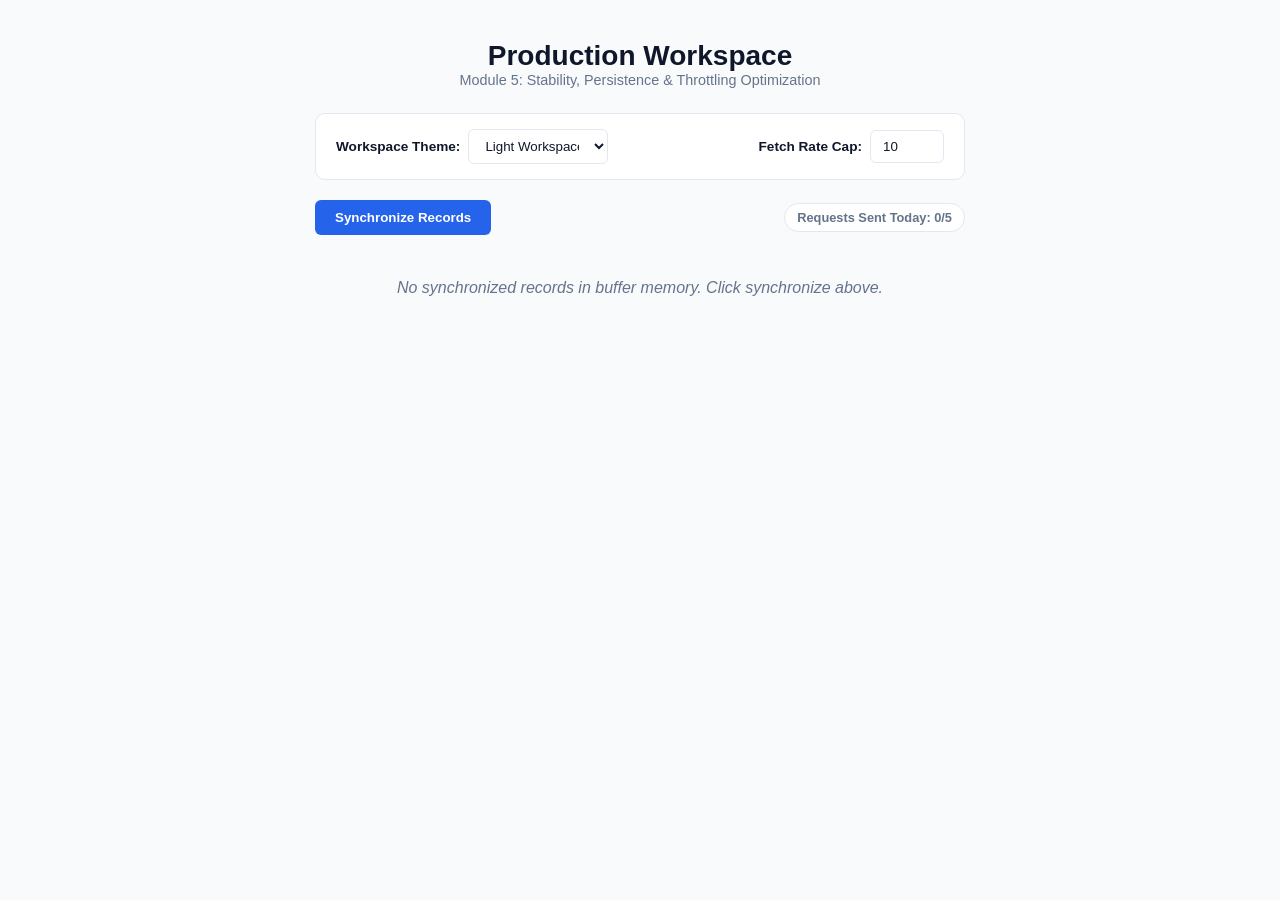
<file: Adavanced Features and Performance Optimization-5/index.html>
<!DOCTYPE html>
<html lang="en">
<head>
    <meta charset="UTF-8">
    <meta name="viewport" content="width=device-width, initial-scale=1.0">
    <title>Production-Ready Application Dashboard</title>
    <link rel="stylesheet" href="style.css">
</head>
<body>
    <div class="app-container">
        <!-- Application Header -->
        <header>
            <h1>Production Workspace</h1>
            <p class="subtitle">Module 5: Stability, Persistence & Throttling Optimization</p>
        </header>

        <!-- Preference Persistence Panel -->
        <section class="config-panel">
            <div class="control-group">
                <label for="theme-pref">Workspace Theme:</label>
                <select id="theme-pref">
                    <option value="light-mode">Light Workspace</option>
                    <option value="dark-mode">Dark Workspace</option>
                </select>
            </div>
            <div class="control-group">
                <label for="limit-input">Fetch Rate Cap:</label>
                <input type="number" id="limit-input" min="1" max="100" value="10" placeholder="Tasks">
            </div>
        </section>

        <!-- Fault-Tolerant Feedback System -->
        <div id="toast-notification" class="toast hidden"></div>

        <!-- Action Module -->
        <section class="action-bar">
            <button id="secure-fetch-btn" class="primary-btn">Synchronize Records</button>
            <span id="rate-badge" class="badge dynamic">Requests Sent Today: 0/5</span>
        </section>

        <!-- Dynamic Data Render View Context -->
        <main class="dashboard-body">
            <!-- Loading Skeleton States -->
            <div id="skeleton-loader" class="hidden">
                <div class="skeleton-card animate-pulse"></div>
                <div class="skeleton-card animate-pulse"></div>
            </div>

            <!-- Dynamic Output Container -->
            <div id="data-viewport">
                <p class="fallback-msg">No synchronized records in buffer memory. Click synchronize above.</p>
            </div>
        </main>
    </div>

    <script src="app.js"></script>
</body>
</html>
</file>
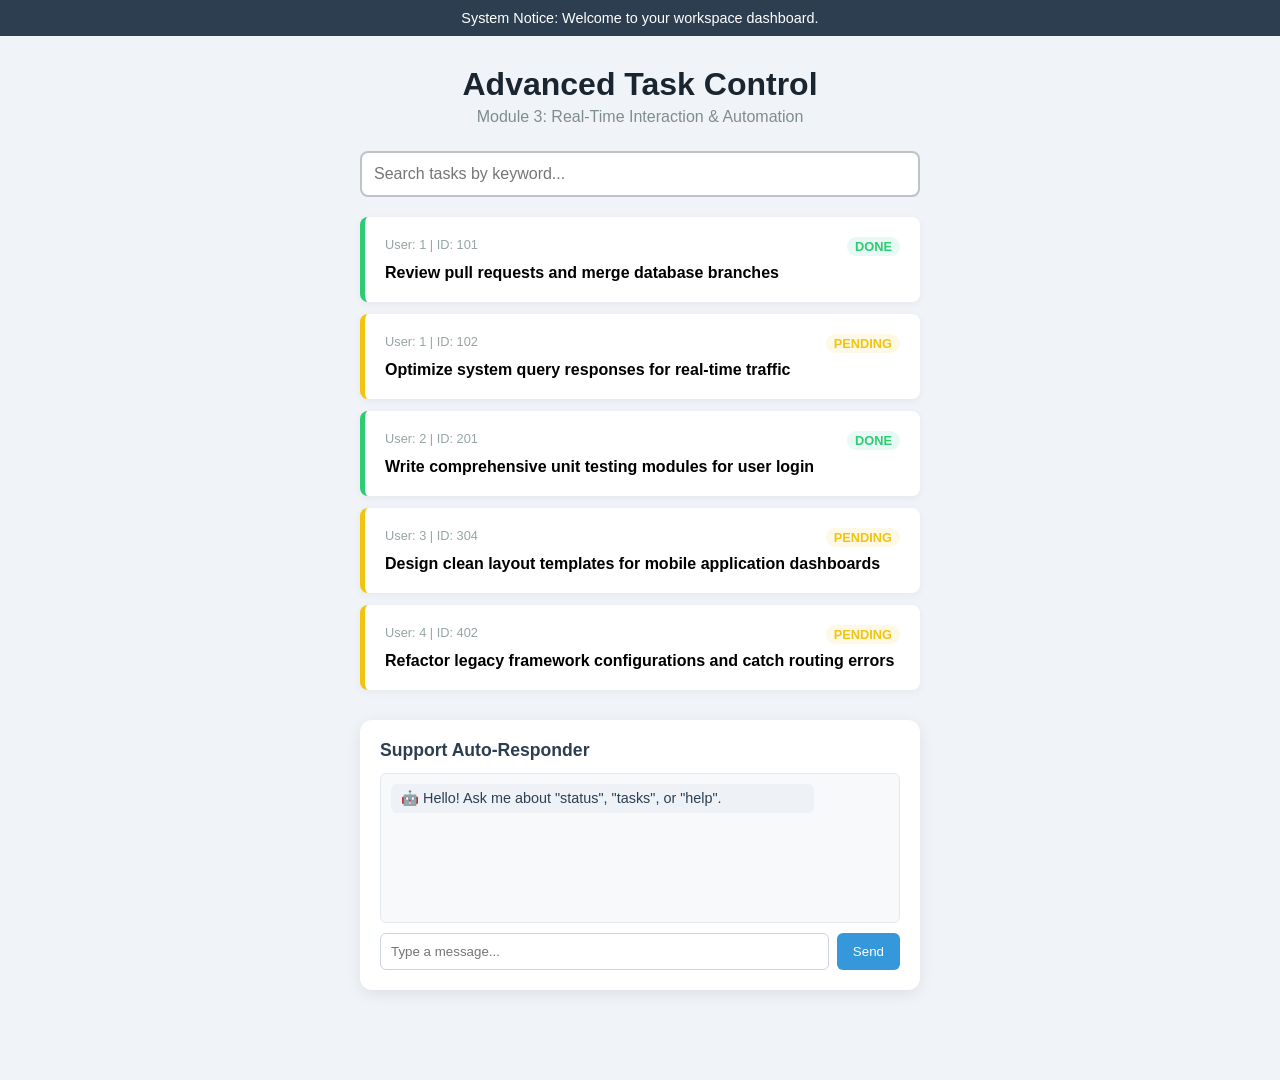
<file: Automation and Interactivity-3/index.html>
<!DOCTYPE html>
<html lang="en">
<head>
    <meta charset="UTF-8">
    <meta name="viewport" content="width=device-width, initial-scale=1.0">
    <title>Automated Workspace Dashboard</title>
    <link rel="stylesheet" href="style.css">
</head>
<body>
    <!-- 1. Timed Content Switcher Banner -->
    <div id="promo-banner" class="banner">System Notice: Welcome to your workspace dashboard.</div>

    <div class="app-container">
        <h1>Advanced Task Control</h1>
        <p class="subtitle">Module 3: Real-Time Interaction & Automation</p>

        <!-- 2. Search & Filter Input Element -->
        <div class="search-box">
            <input type="text" id="search-input" placeholder="Search tasks by keyword...">
        </div>
        
        <!-- Reusable Container UI Component -->
        <div id="tasks-grid"></div>

        <!-- 3. Chatbot Auto-Responder Interface Widget -->
        <div class="chat-widget">
            <h3>Support Auto-Responder</h3>
            <div id="chat-logs" class="chat-box">
                <p class="bot-msg">🤖 Hello! Ask me about "status", "tasks", or "help".</p>
            </div>
            <div class="chat-input-row">
                <input type="text" id="chat-input" placeholder="Type a message...">
                <button id="send-chat-btn">Send</button>
            </div>
        </div>
    </div>

    <script src="app.js"></script>
</body>
</html>
</file>
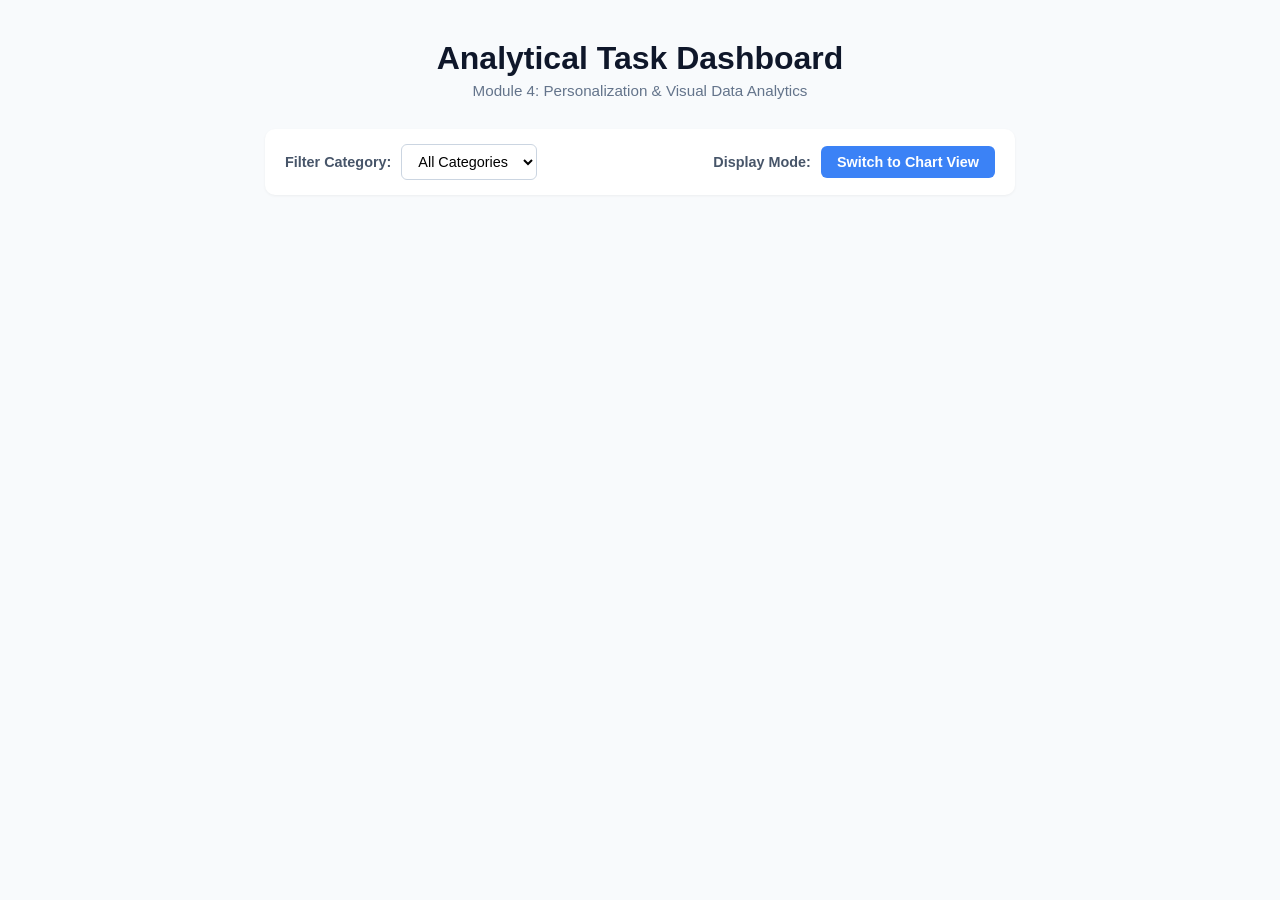
<file: Data Analytics and Personalization-4/index.html>
<!DOCTYPE html>
<html lang="en">
<head>
    <meta charset="UTF-8">
    <meta name="viewport" content="width=device-width, initial-scale=1.0">
    <title>Data-Driven Automation Dashboard</title>
    <link rel="stylesheet" href="style.css">
</head>
<body>
    <div class="app-container">
        <h1>Analytical Task Dashboard</h1>
        <p class="subtitle">Module 4: Personalization & Visual Data Analytics</p>

        <!-- Interactive Control Bar -->
        <div class="control-panel">
            <div class="control-group">
                <label for="category-select">Filter Category:</label>
                <select id="category-select">
                    <option value="all">All Categories</option>
                    <option value="Development">Development</option>
                    <option value="Database">Database</option>
                    <option value="Design">Design</option>
                </select>
            </div>
            
            <div class="control-group">
                <label for="view-toggle">Display Mode:</label>
                <button id="view-toggle" class="toggle-btn">Switch to Chart View</button>
            </div>
        </div>

        <!-- Layout 1: Dynamic Data List View -->
        <div id="list-view-container" class="view-section">
            <div id="tasks-grid"></div>
        </div>

        <!-- Layout 2: Custom Local HTML/CSS Chart View (Completely Network-Safe) -->
        <div id="chart-view-container" class="view-section hidden">
            <div class="custom-chart-card">
                <h3>Allocated Workload Distribution (Hours)</h3>
                <div id="custom-bar-graph" class="graph-container">
                    <!-- JavaScript will dynamically inject the bar elements here -->
                </div>
            </div>
        </div>
    </div>

    <script src="app.js"></script>
</body>
</html>
</file>
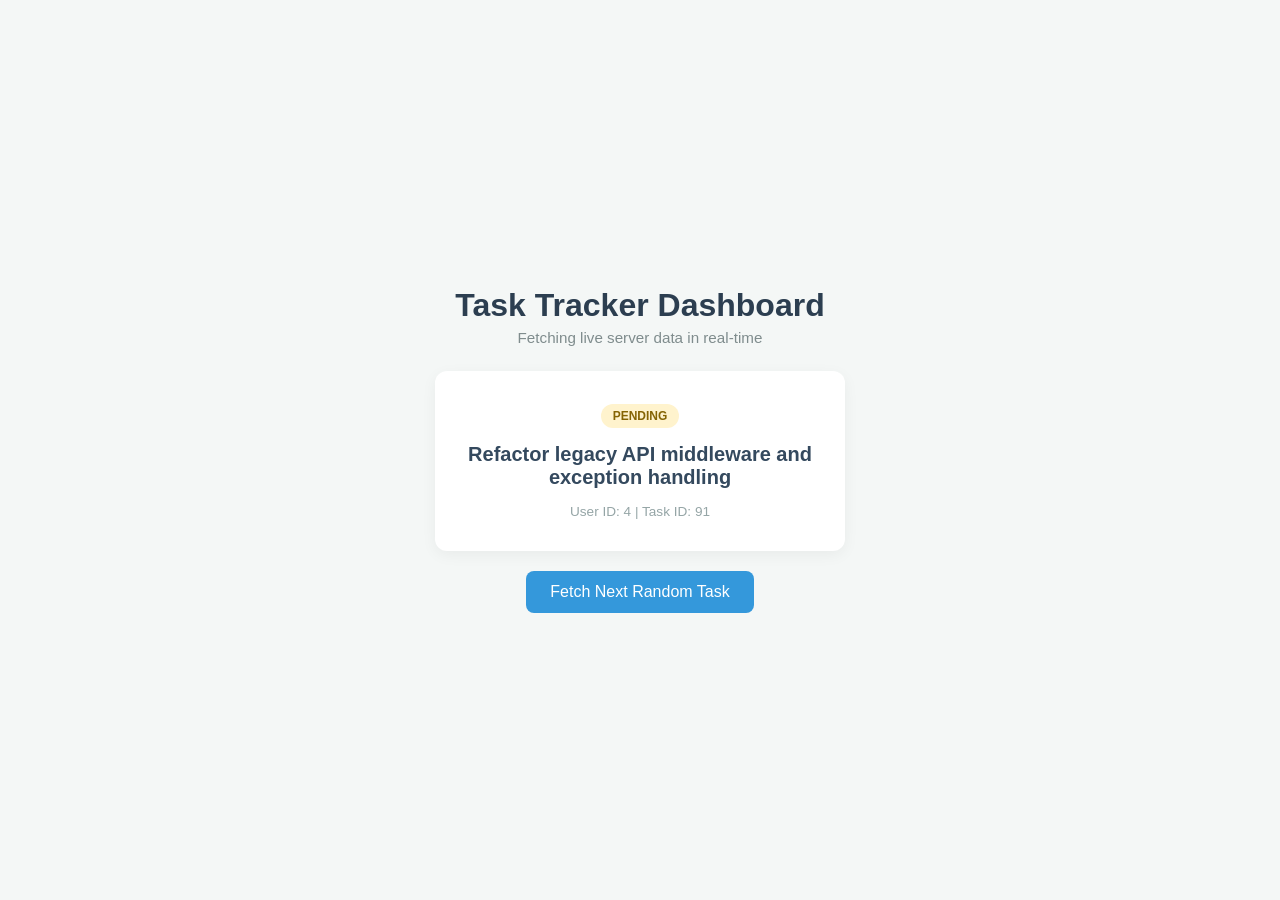
<file: Deliverable-2/index.html>
<!DOCTYPE html>
<html lang="en">
<head>
    <meta charset="UTF-8">
    <meta name="viewport" content="width=device-width, initial-scale=1.0">
    <title>Dynamic Task Dashboard</title>
    <link rel="stylesheet" href="style.css">
</head>
<body>
    <div class="app-container">
        <h1>Task Tracker Dashboard</h1>
        <p class="subtitle">Fetching live server data in real-time</p>
        
        <!-- Data Display Card -->
        <div class="card" id="task-card">
            <div id="loading-state" class="hidden">Fetching latest task...</div>
            <div id="data-container">
                <span class="badge" id="task-status">Status</span>
                <h2 id="task-title">Click the button below to load a task.</h2>
                <p id="task-meta">User ID: <span id="user-id">--</span> | Task ID: <span id="task-id">--</span></p>
            </div>
        </div>

        <!-- Action Button for Dynamic Updates -->
        <button id="fetch-btn">Fetch Next Random Task</button>
    </div>

    <script src="app.js"></script>
</body>
</html>
</file>
<file: Adavanced Features and Performance Optimization-5/style.css>
/* Core Structural Layouts */
:root { --bg-app: #f8fafc; --bg-surface: #ffffff; --text-main: #0f172a; --text-sub: #64748b; --border-color: #e2e8f0; --btn-primary: #2563eb; }
.dark-mode { --bg-app: #0f172a; --bg-surface: #1e293b; --text-main: #f8fafc; --text-sub: #94a3b8; --border-color: #334155; --btn-primary: #3b82f6; }

* { box-sizing: border-box; margin: 0; padding: 0; font-family: 'Segoe UI', Tahoma, Geneva, Verdana, sans-serif; transition: background 0.25s, color 0.25s; }
body { background-color: var(--bg-app); color: var(--text-main); padding: 20px; }
.app-container { width: 100%; max-width: 650px; margin: 20px auto; }
h1 { font-size: 1.75rem; text-align: center; }
.subtitle { font-size: 0.9rem; text-align: center; color: var(--text-sub); margin-bottom: 25px; }

/* Config Panel Styles */
.config-panel { background: var(--bg-surface); border: 1px solid var(--border-color); padding: 15px 20px; border-radius: 10px; display: flex; justify-content: space-between; gap: 15px; margin-bottom: 20px; }
.control-group { display: flex; align-items: center; gap: 8px; font-weight: 600; font-size: 0.85rem; }
select, input { padding: 8px 12px; border: 1px solid var(--border-color); border-radius: 6px; background: var(--bg-surface); color: var(--text-main); outline: none; max-width: 140px; }

/* Fault-Tolerant Toasts */
.toast { padding: 12px 20px; border-radius: 8px; font-size: 0.9rem; font-weight: bold; margin-bottom: 20px; text-align: center; }
.toast.error { background-color: #fee2e2; color: #ef4444; border: 1px solid #fca5a5; }
.toast.success { background-color: #d1fae5; color: #059669; border: 1px solid #6ee7b7; }

/* Control Actions */
.action-bar { display: flex; align-items: center; justify-content: space-between; margin-bottom: 20px; }
.primary-btn { background-color: var(--btn-primary); color: #fff; border: none; padding: 10px 20px; font-weight: 600; border-radius: 6px; cursor: pointer; }
.primary-btn:hover { opacity: 0.9; }
.badge.dynamic { background: var(--bg-surface); border: 1px solid var(--border-color); padding: 6px 12px; border-radius: 20px; font-size: 0.8rem; font-weight: bold; color: var(--text-sub); }

/* Output Elements */
.task-item { background: var(--bg-surface); border: 1px solid var(--border-color); padding: 15px; border-radius: 8px; margin-bottom: 12px; box-shadow: 0 1px 2px rgba(0,0,0,0.02); }
.fallback-msg { text-align: center; color: var(--text-sub); padding: 4px 0; margin-top: 40px; font-style: italic; }

/* Skeleton Loading Screens */
.skeleton-card { background: var(--border-color); height: 60px; border-radius: 8px; margin-bottom: 12px; }
@keyframes pulse { 0%, 100% { opacity: 1; } 50% { opacity: .4; } }
.animate-pulse { animation: pulse 1.5s cubic-bezier(0.4, 0, 0.6, 1) infinite; }
.hidden { display: none !important; }
</file>
<file: Automation and Interactivity-3/style.css>
* { box-sizing: border-box; margin: 0; padding: 0; font-family: 'Segoe UI', sans-serif; }
body { background-color: #f0f4f8; padding-bottom: 60px; }

/* Banner Styles */
.banner { background-color: #2c3e50; color: #fff; text-align: center; padding: 10px; font-size: 0.9rem; transition: background-color 0.5s ease; }

.app-container { width: 100%; max-width: 600px; margin: 30px auto; padding: 0 20px; }
h1 { color: #1a252f; text-align: center; margin-bottom: 5px; }
.subtitle { color: #7f8c8d; text-align: center; margin-bottom: 25px; }

/* Search Box */
.search-box input { width: 100%; padding: 12px; border: 2px solid #bdc3c7; border-radius: 8px; font-size: 1rem; margin-bottom: 20px; outline: none; }
.search-box input:focus { border-color: #3498db; }

/* Cards Layout */
.task-card { background: #fff; padding: 20px; border-radius: 8px; margin-bottom: 12px; box-shadow: 0 2px 8px rgba(0,0,0,0.05); border-left: 5px solid #bdc3c7; }
.task-card.completed { border-left-color: #2ecc71; }
.task-card.pending { border-left-color: #f1c40f; }
.card-header { display: flex; justify-content: space-between; margin-bottom: 8px; font-size: 0.8rem; color: #95a5a6; }
.badge { font-weight: bold; text-transform: uppercase; padding: 2px 8px; border-radius: 12px; }
.badge.comp { background: #e8f8f5; color: #2ecc71; }
.badge.pend { background: #fef9e7; color: #f1c40f; }

/* Chatbot Area */
.chat-widget { background: #fff; border-radius: 12px; padding: 20px; box-shadow: 0 4px 15px rgba(0,0,0,0.08); margin-top: 30px; }
.chat-widget h3 { margin-bottom: 12px; color: #2c3e50; font-size: 1.1rem; }
.chat-box { background: #f8f9fa; border: 1px solid #e2e8f0; height: 150px; overflow-y: auto; padding: 10px; border-radius: 6px; margin-bottom: 10px; }
.chat-box p { margin-bottom: 8px; font-size: 0.9rem; padding: 6px 10px; border-radius: 6px; max-width: 85%; }
.bot-msg { background: #eef2f7; color: #2c3e50; align-self: flex-start; }
.user-msg { background: #3498db; color: #fff; margin-left: auto; text-align: right; }
.chat-input-row { display: flex; gap: 8px; }
.chat-input-row input { flex: 1; padding: 10px; border: 1px solid #cbd5e1; border-radius: 6px; outline: none; }
.chat-input-row button { background: #3498db; color: #fff; border: none; padding: 0 16px; border-radius: 6px; cursor: pointer; }
</file>
<file: Data Analytics and Personalization-4/style.css>
* { box-sizing: border-box; margin: 0; padding: 0; font-family: 'Segoe UI', Arial, sans-serif; }
body { background-color: #f8fafc; padding: 20px; color: #1e293b; }

.app-container { width: 100%; max-width: 750px; margin: 20px auto; }
h1 { text-align: center; color: #0f172a; margin-bottom: 5px; }
.subtitle { text-align: center; color: #64748b; margin-bottom: 30px; font-size: 0.95rem; }

/* Control Panel Layout */
.control-panel { display: flex; flex-wrap: wrap; gap: 20px; background: #fff; padding: 15px 20px; border-radius: 10px; box-shadow: 0 1px 3px rgba(0,0,0,0.05); margin-bottom: 25px; align-items: center; justify-content: space-between; }
.control-group { display: flex; align-items: center; gap: 10px; }
label { font-weight: 600; font-size: 0.9rem; color: #475569; }
select { padding: 8px 12px; border: 1px solid #cbd5e1; border-radius: 6px; font-size: 0.9rem; outline: none; background: #fff; cursor: pointer; }

/* Toggle Button Styling */
.toggle-btn { background-color: #3b82f6; color: white; border: none; padding: 8px 16px; font-size: 0.9rem; font-weight: 600; border-radius: 6px; cursor: pointer; transition: background 0.2s; }
.toggle-btn:hover { background-color: #2563eb; }

/* Task Component Cards */
.task-card { background: #fff; padding: 18px; border-radius: 8px; margin-bottom: 12px; box-shadow: 0 1px 3px rgba(0,0,0,0.02); display: flex; justify-content: space-between; align-items: center; border-left: 5px solid #64748b; }
.task-card.high { border-left-color: #ef4444; }
.task-card.medium { border-left-color: #f59e0b; }
.task-card.low { border-left-color: #10b981; }
.card-details h3 { font-size: 1.05rem; color: #1e293b; margin-bottom: 4px; }
.card-tag { font-size: 0.75rem; color: #64748b; background: #f1f5f9; padding: 2px 8px; border-radius: 4px; display: inline-block; margin-right: 5px; }
.priority-badge { font-size: 0.75rem; font-weight: bold; text-transform: uppercase; padding: 4px 8px; border-radius: 12px; }
.priority-badge.high { background: #fee2e2; color: #ef4444; }
.priority-badge.medium { background: #fef3c7; color: #d97706; }
.priority-badge.low { background: #d1fae5; color: #059669; }

/* --- Custom Local Chart Layout --- */
.custom-chart-card { background: #fff; padding: 30px; border-radius: 10px; box-shadow: 0 1px 3px rgba(0,0,0,0.05); }
.custom-chart-card h3 { margin-bottom: 25px; color: #1e293b; font-size: 1.1rem; text-align: center; }
.graph-container { display: flex; flex-direction: column; gap: 20px; }

/* Individual Bar Component Grid */
.graph-row { display: flex; align-items: center; gap: 15px; }
.bar-label { width: 110px; font-weight: 600; font-size: 0.9rem; color: #475569; }
.bar-track { flex: 1; background: #f1f5f9; height: 24px; border-radius: 6px; overflow: hidden; position: relative; }
.bar-fill { height: 100%; width: 0%; border-radius: 6px; transition: width 0.4s ease-out; }
.bar-value { width: 50px; font-size: 0.9rem; font-weight: bold; color: #1e293b; text-align: right; }

/* Theme Color Variants for Graph Bars */
.fill-dev { background-color: #3b82f6; }
.fill-db { background-color: #10b981; }
.fill-design { background-color: #f59e0b; }

.hidden { display: none !important; }

/* Responsive adjustments */
@media (max-width: 580px) {
    .control-panel { flex-direction: column; align-items: stretch; }
    .control-group { justify-content: space-between; }
    .task-card { flex-direction: column; align-items: flex-start; gap: 12px; }
    .priority-badge { align-self: flex-end; }
}
</file>
<file: Deliverable-2/style.css>
* {
    box-sizing: border-box;
    margin: 0;
    padding: 0;
    font-family: 'Segoe UI', Tahoma, Geneva, Verdana, sans-serif;
}

body {
    background-color: #f4f7f6;
    display: flex;
    justify-content: center;
    align-items: center;
    height: 100vh;
}

.app-container {
    text-align: center;
    width: 100%;
    max-width: 450px;
    padding: 20px;
}

h1 {
    color: #2c3e50;
    margin-bottom: 5px;
}

.subtitle {
    color: #7f8c8d;
    margin-bottom: 25px;
    font-size: 0.95rem;
}

.card {
    background: #ffffff;
    border-radius: 12px;
    padding: 30px;
    box-shadow: 0 4px 15px rgba(0,0,0,0.05);
    margin-bottom: 20px;
    min-height: 180px;
    display: flex;
    flex-direction: column;
    justify-content: center;
}

.badge {
    display: inline-block;
    padding: 5px 12px;
    border-radius: 20px;
    font-size: 0.75rem;
    font-weight: bold;
    text-transform: uppercase;
    margin-bottom: 15px;
}

.completed { background-color: #d4edda; color: #155724; }
.pending { background-color: #fff3cd; color: #856404; }

#task-title {
    font-size: 1.25rem;
    color: #34495e;
    margin-bottom: 15px;
}

#task-meta {
    font-size: 0.85rem;
    color: #95a5a6;
}

button {
    background-color: #3498db;
    color: white;
    border: none;
    padding: 12px 24px;
    font-size: 1rem;
    border-radius: 8px;
    cursor: pointer;
    transition: background 0.2s ease;
}

button:hover { background-color: #2980b9; }
.hidden { display: none; }
</file>
